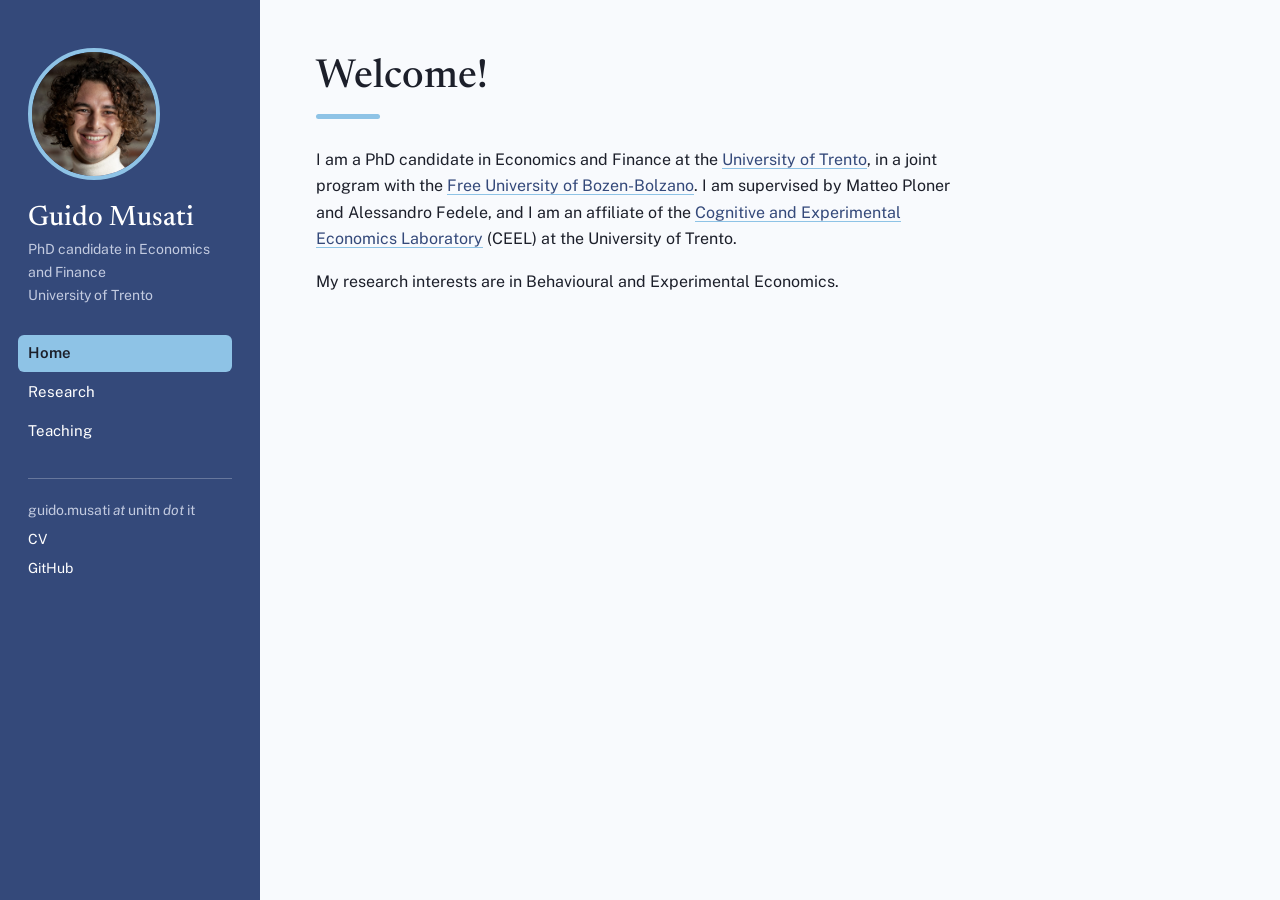
<file: index.html>
<!DOCTYPE html>
<html lang="en">
<head>
<meta charset="utf-8">
<meta name="viewport" content="width=device-width, initial-scale=1">
<meta name="description" content="Guido Musati, PhD candidate in Economics and Finance at the University of Trento. Behavioural and experimental economics.">
<title>Guido Musati</title>
<link rel="preconnect" href="https://fonts.googleapis.com">
<link rel="stylesheet" href="https://fonts.googleapis.com/css2?family=Newsreader:opsz,wght@6..72,500&family=Public+Sans:wght@400;600&display=swap">
<link rel="stylesheet" href="style.css">
</head>
<body>

<!-- ===== SIDEBAR (same on every page) ===== -->
<nav class="sidebar">
  <img class="photo" src="photo.jpg" alt="Guido Musati"
       onerror="this.style.display='none'; this.nextElementSibling.style.display='flex';">
  <div class="photo-fallback">GM</div>
  <div class="name">Guido Musati</div>
  <div class="role">PhD candidate in Economics and Finance<br>University of Trento</div>
  <div class="nav">
    <a href="index.html" class="current">Home</a>
    <a href="research.html">Research</a>
    <a href="teaching.html">Teaching</a>
  </div>
  <div class="links">
    <span>guido.musati <i>at</i> unitn <i>dot</i> it</span>
    <a href="cv.pdf">CV</a>
    <a href="https://github.com/Guidomusati">GitHub</a>
  </div>
</nav>

<!-- ===== CONTENT ===== -->
<main>
  <h1>Welcome!</h1>

  <p>I am a PhD candidate in Economics and Finance at the <a href="https://www.unitn.it/">University of Trento</a>, in a joint program with the <a href="https://www.unibz.it/">Free University of Bozen-Bolzano</a>. I am supervised by Matteo Ploner and Alessandro Fedele, and I am an affiliate of the <a href="https://www-ceel.economia.unitn.it/">Cognitive and Experimental Economics Laboratory</a> (CEEL) at the University of Trento.</p>

  <p>My research interests are in Behavioural and Experimental Economics.</p>
</main>

</body>
</html>
</file>
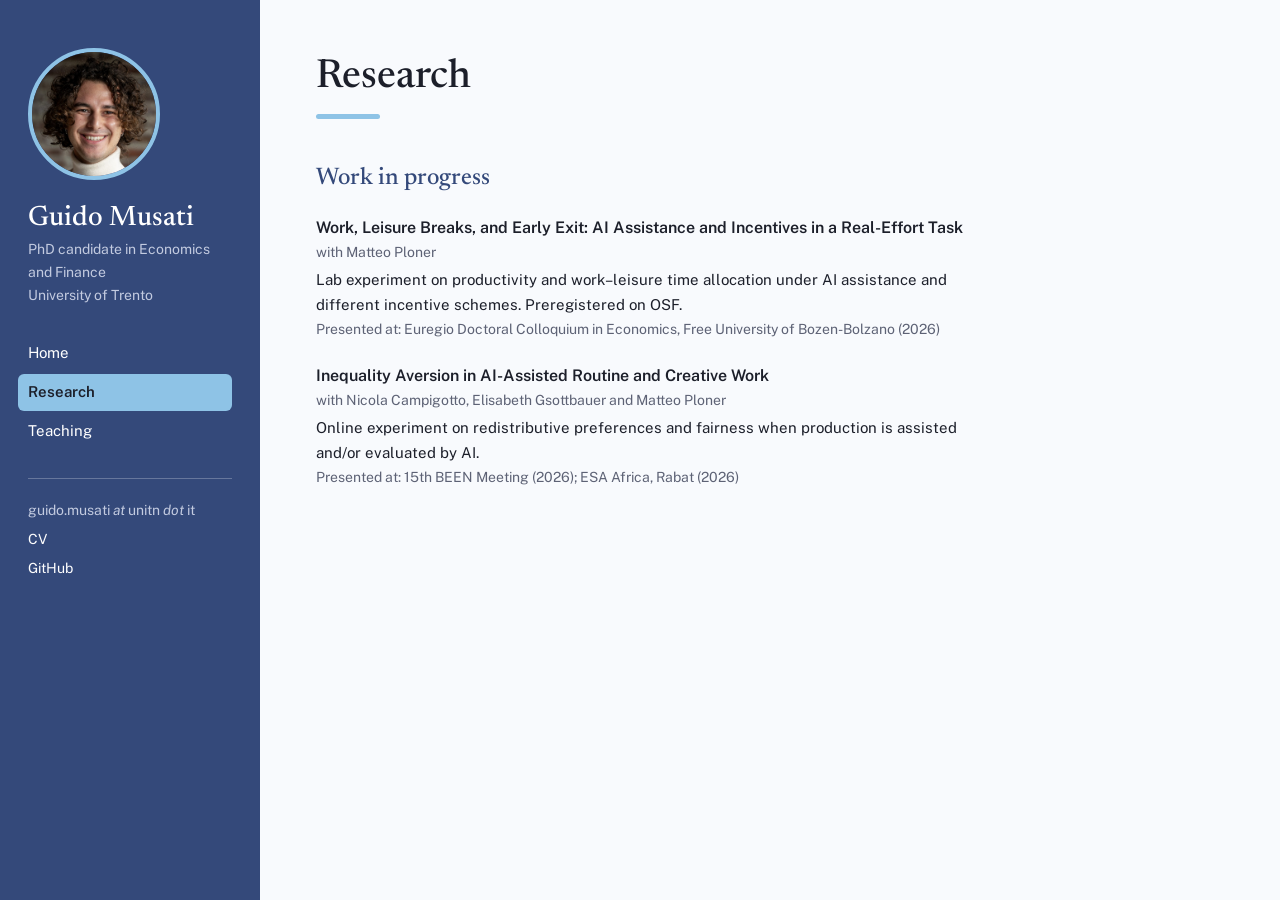
<file: research.html>
<!DOCTYPE html>
<html lang="en">
<head>
<meta charset="utf-8">
<meta name="viewport" content="width=device-width, initial-scale=1">
<meta name="description" content="Research by Guido Musati: experiments on AI assistance, incentives, work-leisure choices and inequality aversion.">
<title>Research – Guido Musati</title>
<link rel="preconnect" href="https://fonts.googleapis.com">
<link rel="stylesheet" href="https://fonts.googleapis.com/css2?family=Newsreader:opsz,wght@6..72,500&family=Public+Sans:wght@400;600&display=swap">
<link rel="stylesheet" href="style.css">
</head>
<body>

<!-- ===== SIDEBAR (same on every page) ===== -->
<nav class="sidebar">
  <img class="photo" src="photo.jpg" alt="Guido Musati"
       onerror="this.style.display='none'; this.nextElementSibling.style.display='flex';">
  <div class="photo-fallback">GM</div>
  <div class="name">Guido Musati</div>
  <div class="role">PhD candidate in Economics and Finance<br>University of Trento</div>
  <div class="nav">
    <a href="index.html">Home</a>
    <a href="research.html" class="current">Research</a>
    <a href="teaching.html">Teaching</a>
  </div>
  <div class="links">
    <span>guido.musati <i>at</i> unitn <i>dot</i> it</span>
    <a href="cv.pdf">CV</a>
    <a href="https://github.com/Guidomusati">GitHub</a>
  </div>
</nav>

<!-- ===== CONTENT ===== -->
<main>
  <h1>Research</h1>

  <h2>Work in progress</h2>

  <div class="paper">
    <div class="title">Work, Leisure Breaks, and Early Exit: AI Assistance and Incentives in a Real-Effort Task</div>
    <div class="meta">with Matteo Ploner</div>
    <div class="desc">Lab experiment on productivity and work–leisure time allocation under AI assistance and different incentive schemes. Preregistered on OSF.</div>
    <div class="meta">Presented at: Euregio Doctoral Colloquium in Economics, Free University of Bozen-Bolzano (2026)</div>
  </div>

  <div class="paper">
    <div class="title">Inequality Aversion in AI-Assisted Routine and Creative Work</div>
    <div class="meta">with Nicola Campigotto, Elisabeth Gsottbauer and Matteo Ploner</div>
    <div class="desc">Online experiment on redistributive preferences and fairness when production is assisted and/or evaluated by AI.</div>
    <div class="meta">Presented at: 15th BEEN Meeting (2026); ESA Africa, Rabat (2026)</div>
  </div>

</main>

</body>
</html>
</file>
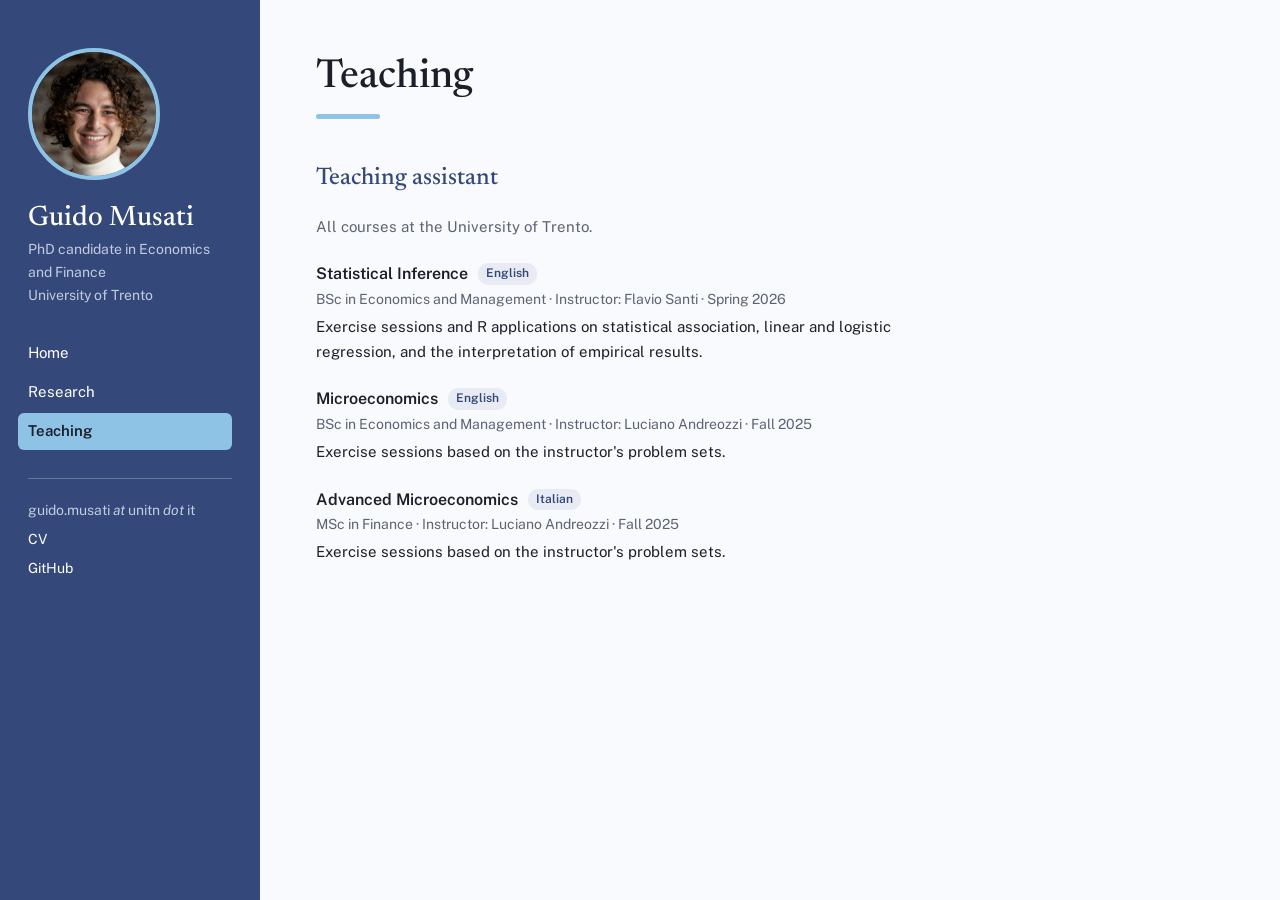
<file: teaching.html>
<!DOCTYPE html>
<html lang="en">
<head>
<meta charset="utf-8">
<meta name="viewport" content="width=device-width, initial-scale=1">
<meta name="description" content="Teaching experience of Guido Musati at the University of Trento.">
<title>Teaching – Guido Musati</title>
<link rel="preconnect" href="https://fonts.googleapis.com">
<link rel="stylesheet" href="https://fonts.googleapis.com/css2?family=Newsreader:opsz,wght@6..72,500&family=Public+Sans:wght@400;600&display=swap">
<link rel="stylesheet" href="style.css">
</head>
<body>

<!-- ===== SIDEBAR (same on every page) ===== -->
<nav class="sidebar">
  <img class="photo" src="photo.jpg" alt="Guido Musati"
       onerror="this.style.display='none'; this.nextElementSibling.style.display='flex';">
  <div class="photo-fallback">GM</div>
  <div class="name">Guido Musati</div>
  <div class="role">PhD candidate in Economics and Finance<br>University of Trento</div>
  <div class="nav">
    <a href="index.html">Home</a>
    <a href="research.html">Research</a>
    <a href="teaching.html" class="current">Teaching</a>
  </div>
  <div class="links">
    <span>guido.musati <i>at</i> unitn <i>dot</i> it</span>
    <a href="cv.pdf">CV</a>
    <a href="https://github.com/Guidomusati">GitHub</a>
  </div>
</nav>

<!-- ===== CONTENT ===== -->
<main>
  <h1>Teaching</h1>

  <h2>Teaching assistant</h2>

  <p class="intro">All courses at the University of Trento.</p>

  <!-- Ogni blocco <div class="paper"> e' un corso. -->
  <div class="paper">
    <div class="title">Statistical Inference <span class="lang">English</span></div>
    <div class="meta">BSc in Economics and Management · Instructor: Flavio Santi · Spring 2026</div>
    <div class="desc">Exercise sessions and R applications on statistical association, linear and logistic regression, and the interpretation of empirical results.</div>
  </div>

  <div class="paper">
    <div class="title">Microeconomics <span class="lang">English</span></div>
    <div class="meta">BSc in Economics and Management · Instructor: Luciano Andreozzi · Fall 2025</div>
    <div class="desc">Exercise sessions based on the instructor's problem sets.</div>
  </div>

  <div class="paper">
    <div class="title">Advanced Microeconomics <span class="lang">Italian</span></div>
    <div class="meta">MSc in Finance · Instructor: Luciano Andreozzi · Fall 2025</div>
    <div class="desc">Exercise sessions based on the instructor's problem sets.</div>
  </div>
</main>

</body>
</html>
</file>
<file: style.css>
/* Guido Musati — personal site. Clean academic look, one shared stylesheet. */
:root {
  --bg: #f8fafd;
  --side-bg: #34497a;
  --side-text: #ffffff;
  --side-muted: #c3cbe0;
  --side-line: rgba(255,255,255,.25);
  --hot: #8ec3e6;
  --hot-text: #3b7bb0;
  --text: #1c1f2a;
  --muted: #5d6275;
  --line: #dfe5ee;
  --accent: #34497a;
  --accent-soft: #e8ebf3;

  --serif: "Newsreader", Georgia, "Times New Roman", serif;
  --sans: "Public Sans", "Helvetica Neue", Arial, sans-serif;
}
@media (prefers-color-scheme: dark) {
  :root {
    --bg: #12141c;
    --side-bg: #27365c;
    --side-text: #ffffff;
    --side-muted: #b4bdd6;
    --side-line: rgba(255,255,255,.2);
    --hot: #6fa8d6;
    --hot-text: #8ec3e6;
    --text: #ebeaf2;
    --muted: #a0a4b8;
    --line: #2a2e3d;
    --accent: #a3b2da;
    --accent-soft: #232845;
    color-scheme: dark;
  }
}

* { box-sizing: border-box; }
html, body { margin: 0; }

body {
  display: flex;
  min-height: 100vh;
  background: var(--bg);
  color: var(--text);
  font-family: var(--sans);
  font-size: 16px;
  line-height: 1.65;
}

/* ---------- Sidebar ---------- */
.sidebar {
  width: 260px;
  flex-shrink: 0;
  background: var(--side-bg);
  color: var(--side-text);
  padding: 48px 28px;
  position: sticky;
  top: 0;
  height: 100vh;
}

.photo, .photo-fallback {
  width: 132px;
  height: 132px;
  border-radius: 50%;
  object-fit: cover;
  display: block;
  border: 4px solid var(--hot);
}
.photo-fallback {
  display: none;
  align-items: center;
  justify-content: center;
  background: rgba(255,255,255,.15);
  color: var(--side-text);
  font-family: var(--serif);
  font-size: 44px;
}

.name {
  font-family: var(--serif);
  font-size: 28px;
  font-weight: 500;
  line-height: 1.15;
  margin: 22px 0 4px;
}
.role {
  font-size: 14px;
  color: var(--side-muted);
  margin-bottom: 28px;
}

.nav { display: flex; flex-direction: column; gap: 2px; }
.nav a {
  color: var(--side-text);
  text-decoration: none;
  font-size: 15px;
  padding: 6px 10px;
  margin-left: -10px;
  border-radius: 6px;
}
.nav a:hover { background: rgba(255,255,255,.14); }
.nav a.current { color: #1c1f2a; font-weight: 600; background: var(--hot); }

.links {
  margin-top: 28px;
  padding-top: 20px;
  border-top: 1px solid var(--side-line);
  font-size: 14px;
  display: flex;
  flex-direction: column;
  gap: 6px;
}
.links span { color: var(--side-muted); }
.links a { color: var(--side-text); text-decoration: none; }
.links a:hover { color: var(--hot); }

/* ---------- Main ---------- */
main {
  flex: 1;
  min-width: 0;
  padding: 56px 56px 64px;
  max-width: 760px;
}

h1 {
  font-family: var(--serif);
  font-weight: 500;
  font-size: 40px;
  line-height: 1.1;
  margin: 0 0 28px;
}
h1::after {
  content: "";
  display: block;
  width: 64px;
  height: 5px;
  margin-top: 14px;
  border-radius: 3px;
  background: var(--hot);
}
h2 {
  font-family: var(--serif);
  font-weight: 500;
  font-size: 24px;
  color: var(--accent);
  margin: 40px 0 16px;
}
p { margin: 0 0 16px; }

a { color: var(--accent); text-underline-offset: 3px; text-decoration-color: var(--hot); }
a:hover { color: var(--hot-text); }
a:focus-visible { outline: 2px solid var(--accent); outline-offset: 2px; }

.news { margin-top: 36px; }
.news ul { list-style: none; margin: 0; padding: 0; border-top: 1px solid var(--line); }
.news li {
  display: flex;
  gap: 20px;
  padding: 10px 0;
  border-bottom: 1px solid var(--line);
}
.news .date {
  flex-shrink: 0;
  width: 110px;
  color: var(--hot-text);
  font-weight: 600;
  font-size: 14px;
  font-variant-numeric: tabular-nums;
  padding-top: 1px;
}

.paper { margin: 0 0 22px; }
.paper .title { font-weight: 600; }
.paper .meta { font-size: 14px; color: var(--muted); }

/* ---------- Phone ---------- */
@media (max-width: 720px) {
  body { flex-direction: column; }
  .sidebar {
    position: static;
    height: auto;
    width: 100%;
    border-right: none;
    padding: 28px 20px;
  }
  .photo, .photo-fallback { width: 96px; height: 96px; }
  .nav { flex-direction: row; gap: 8px; }
  .nav a { margin-left: 0; }
  .links { flex-direction: row; flex-wrap: wrap; gap: 4px 16px; }
  main { padding: 32px 20px 48px; }
  h1 { font-size: 32px; }
  .news li { flex-direction: column; gap: 0; }
}

/* ---------- Teaching ---------- */
.intro { color: var(--muted); font-size: 15px; margin-bottom: 22px; }
.paper .desc { font-size: 15px; margin-top: 4px; }
.lang {
  display: inline-block;
  margin-left: 6px;
  padding: 1px 8px;
  border-radius: 10px;
  background: var(--accent-soft);
  color: var(--accent);
  font-size: 12px;
  font-weight: 600;
  vertical-align: 2px;
}
</file>
